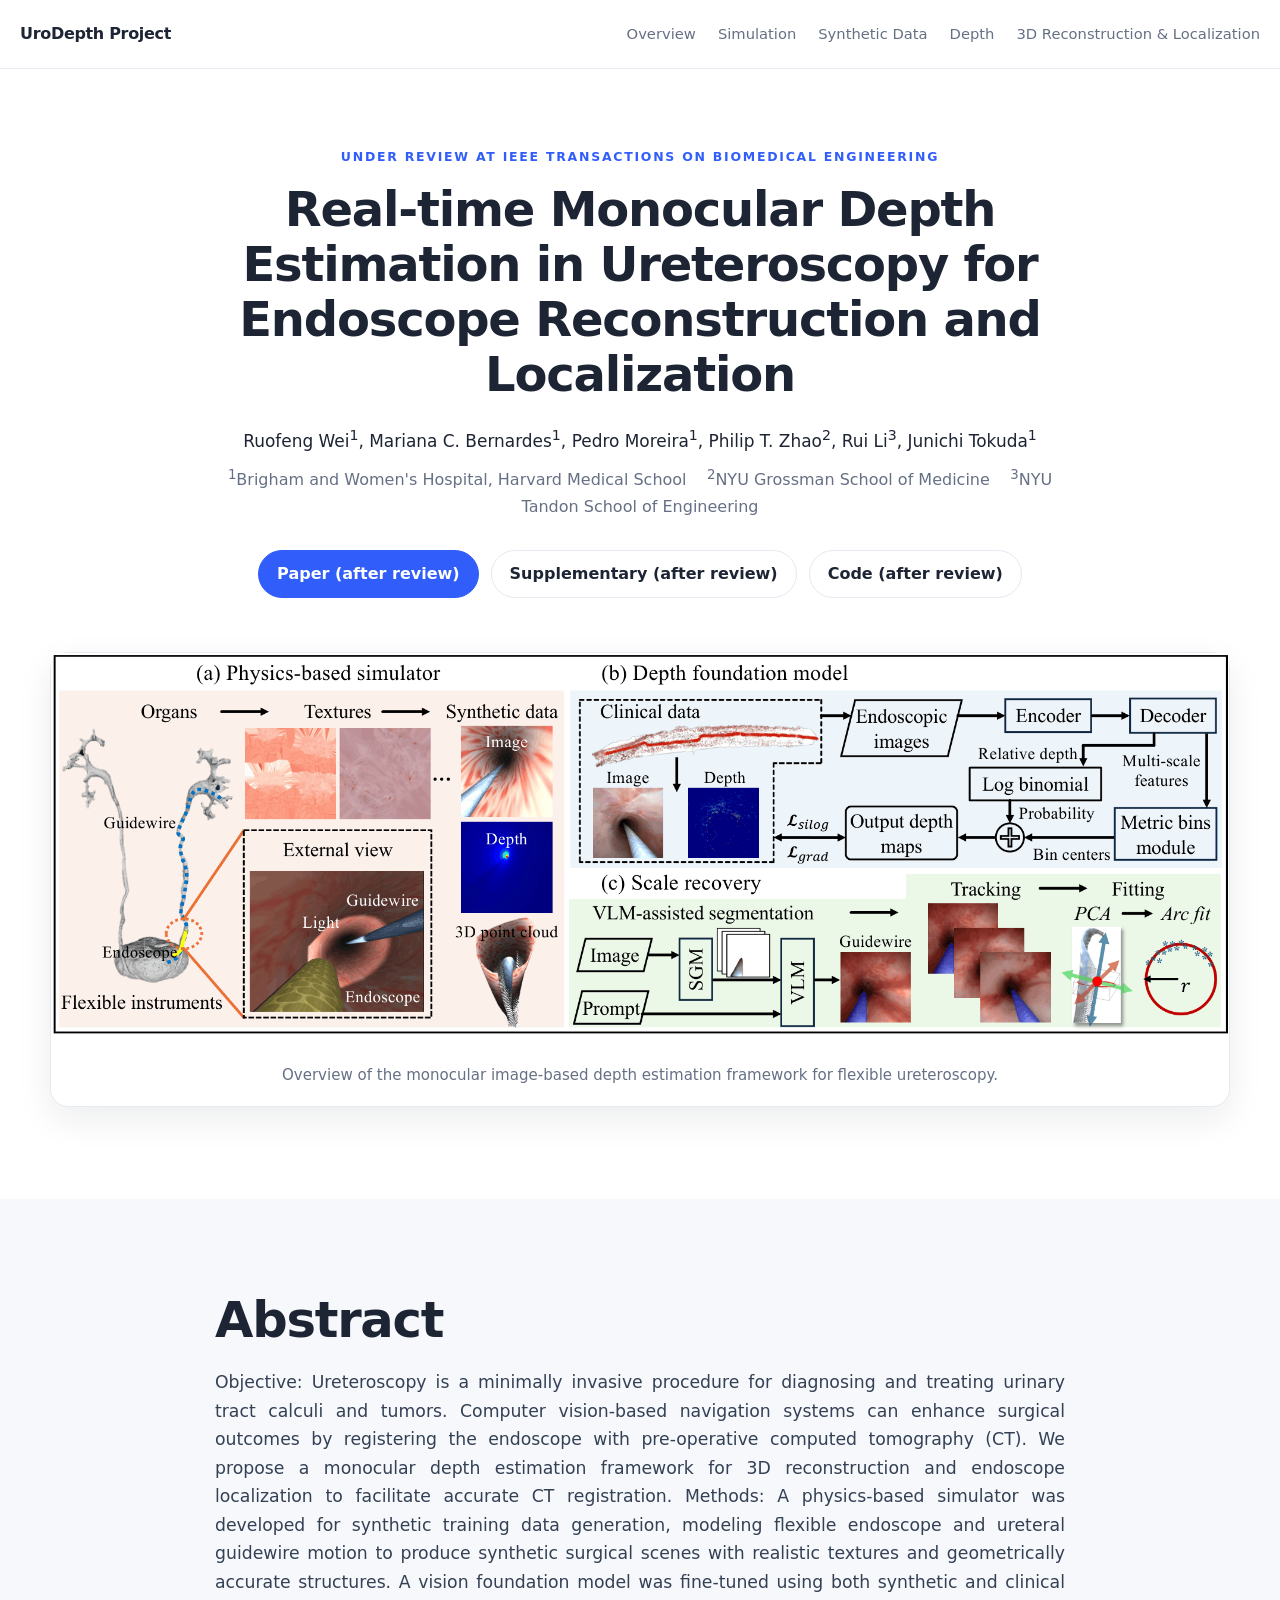
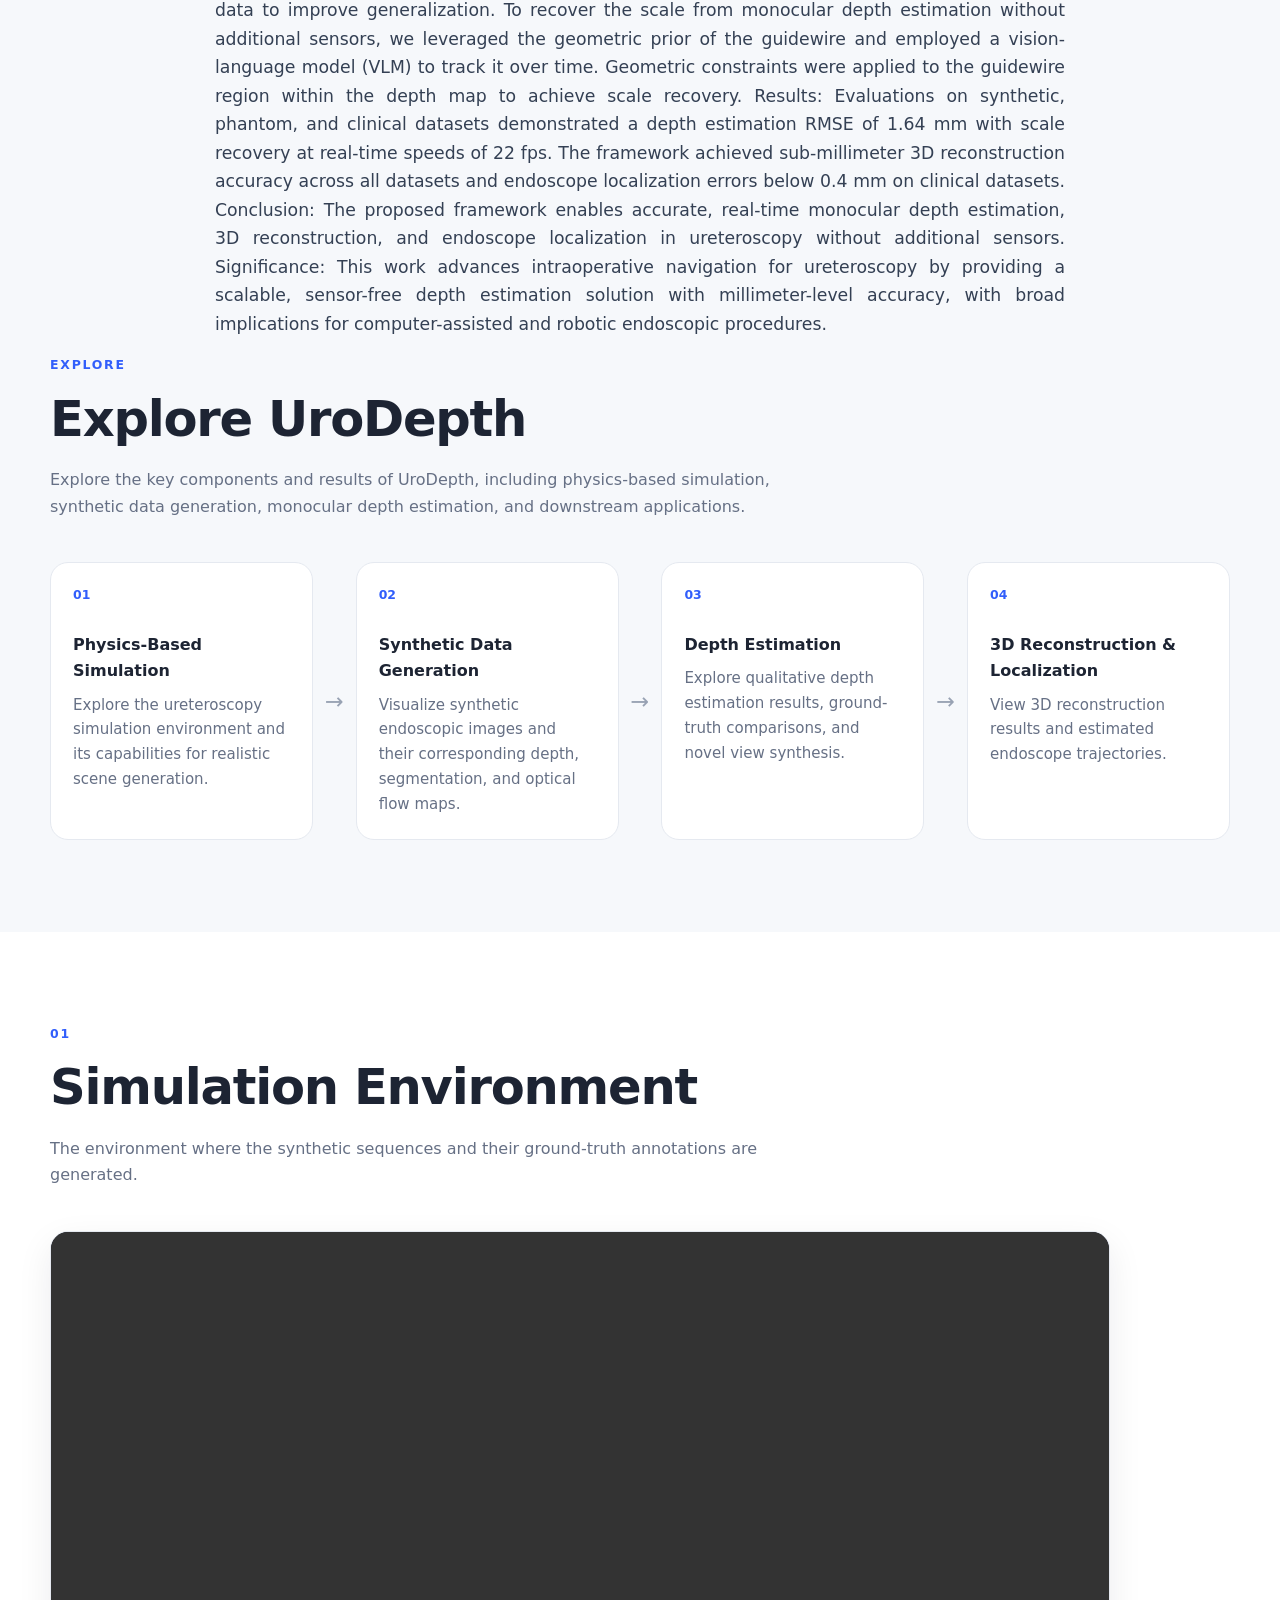
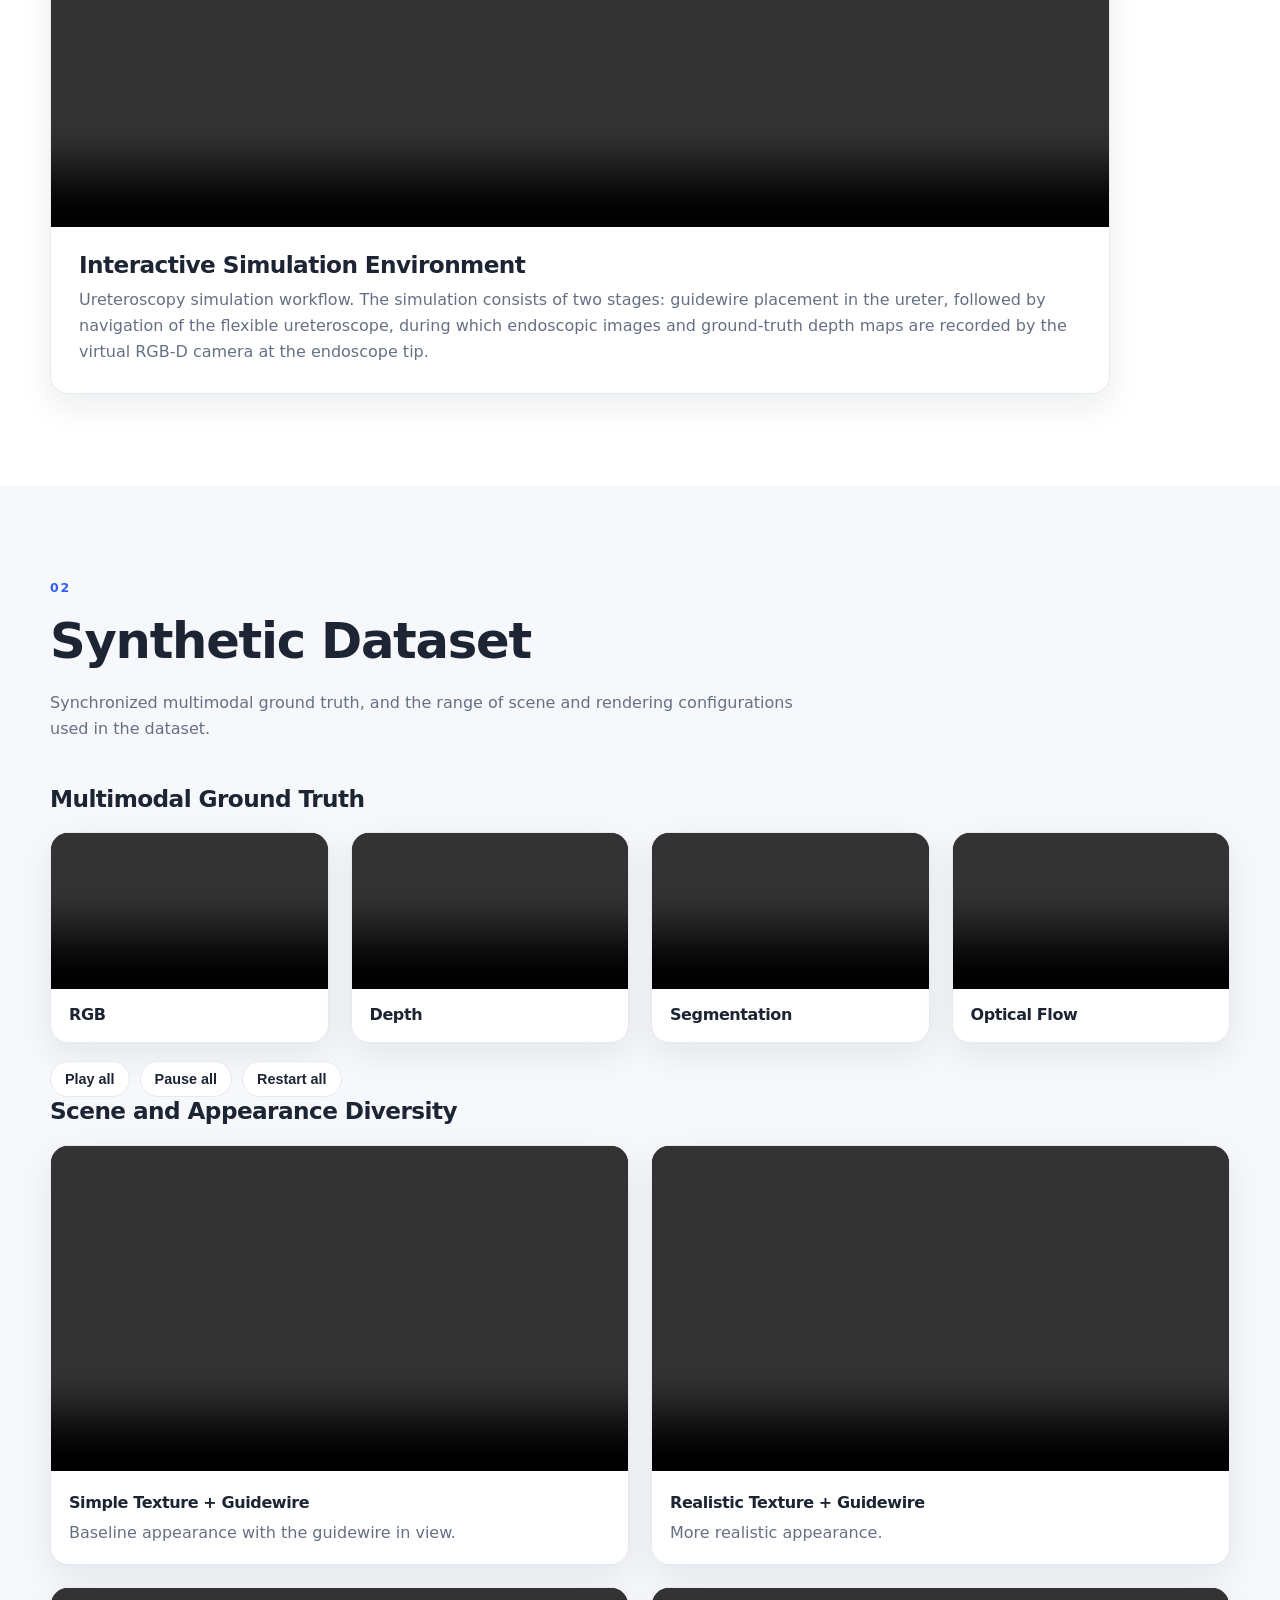
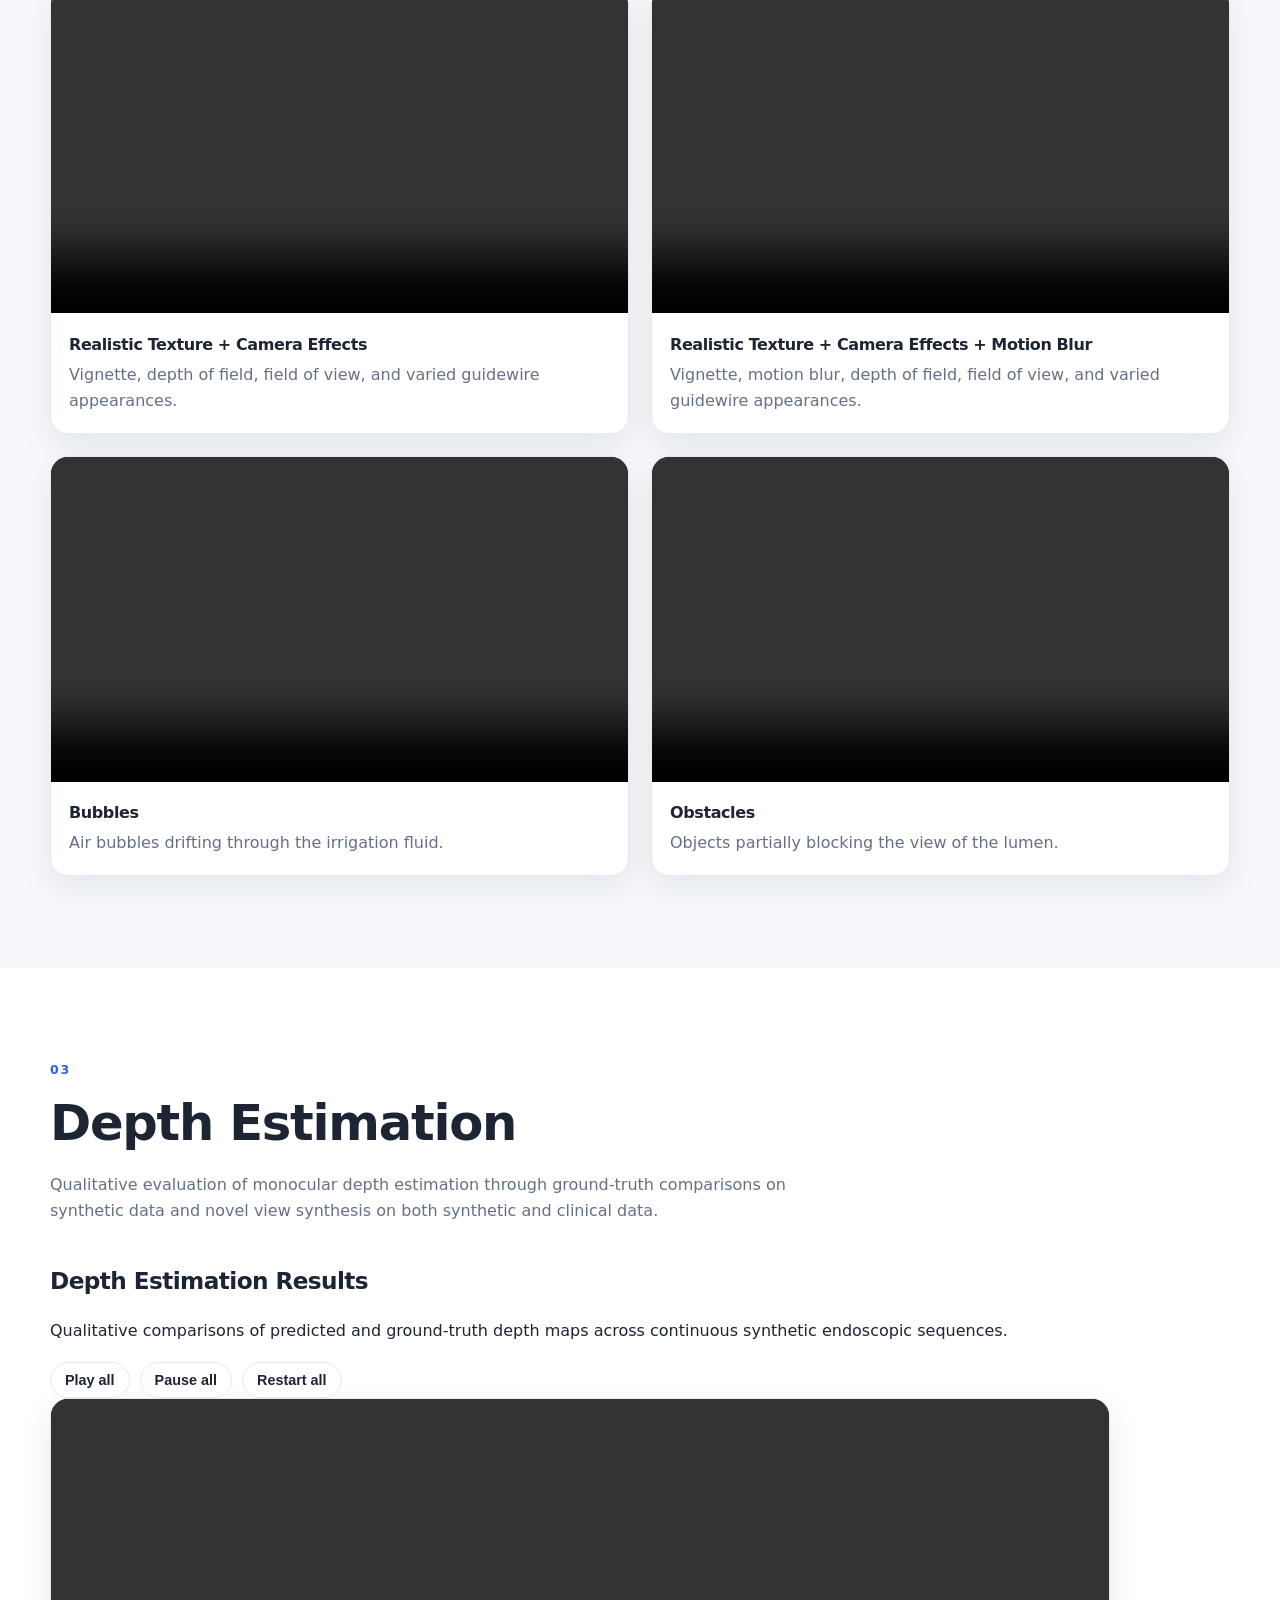
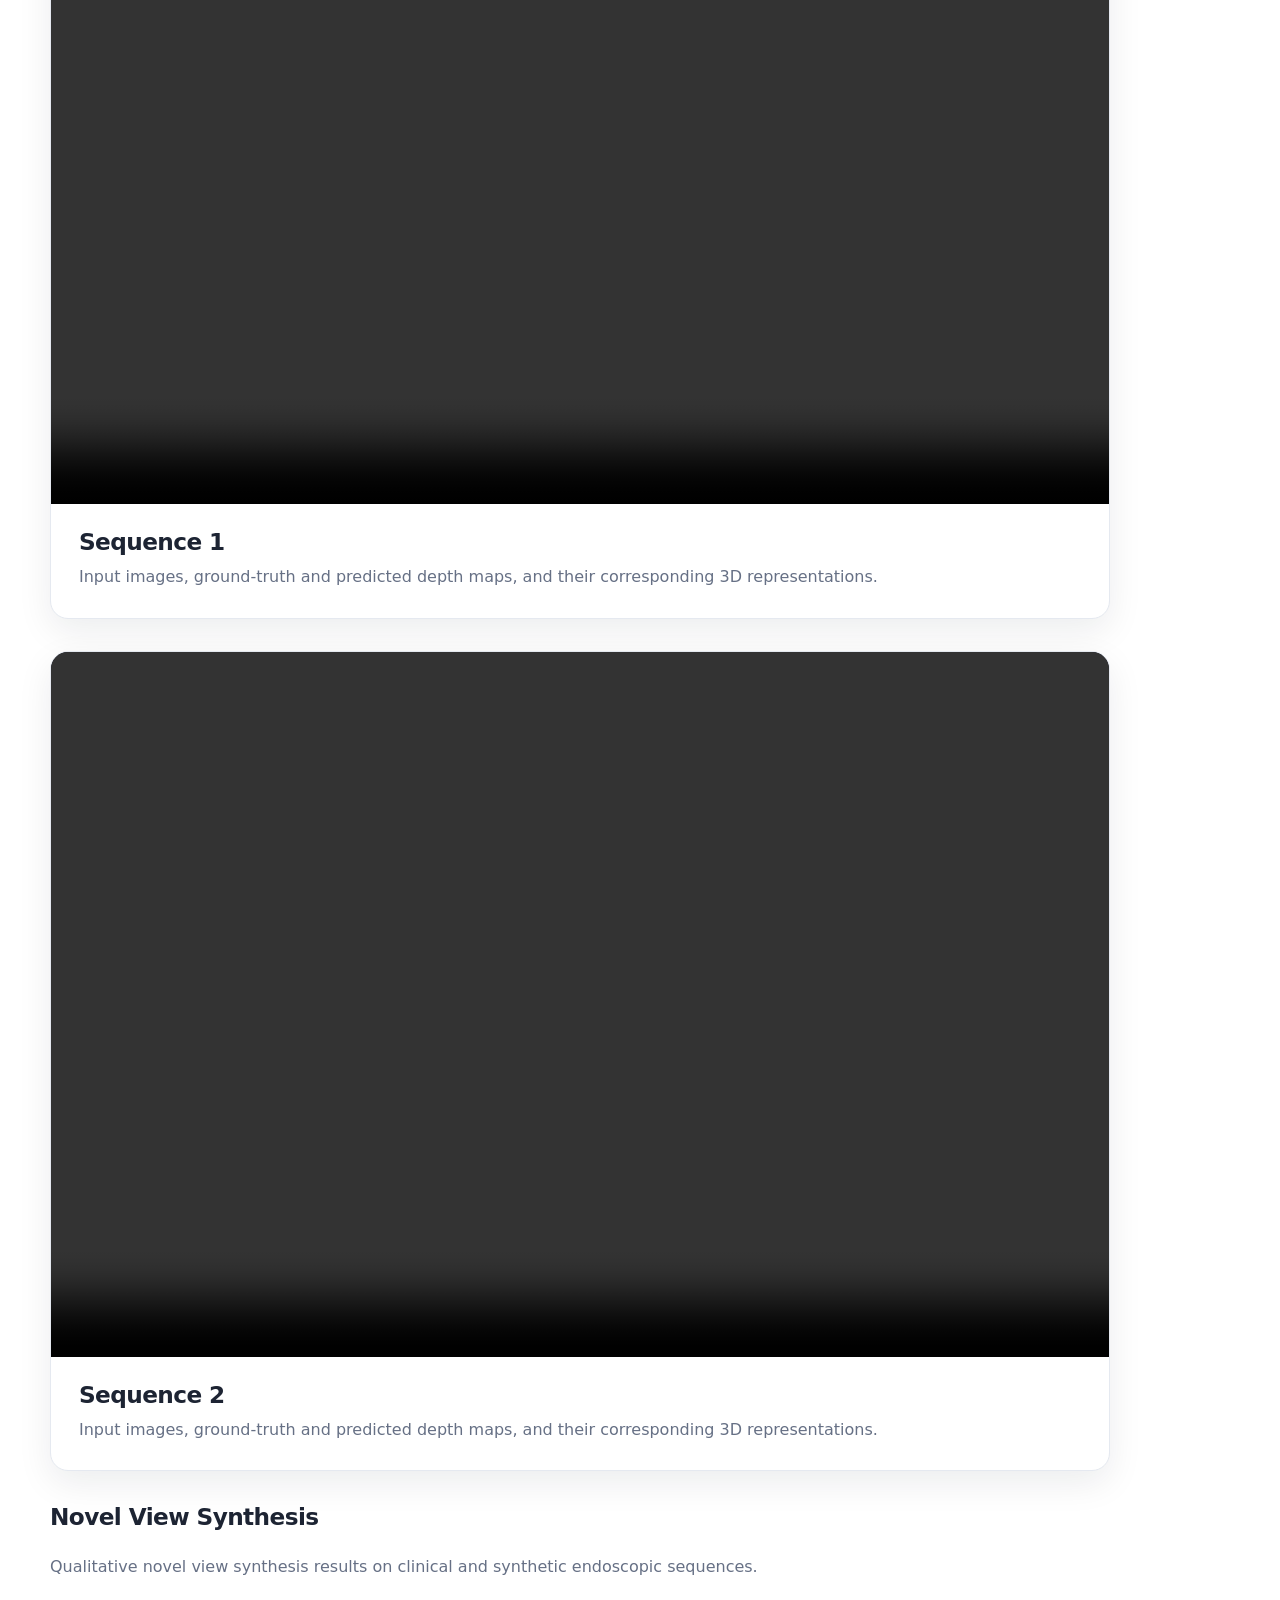
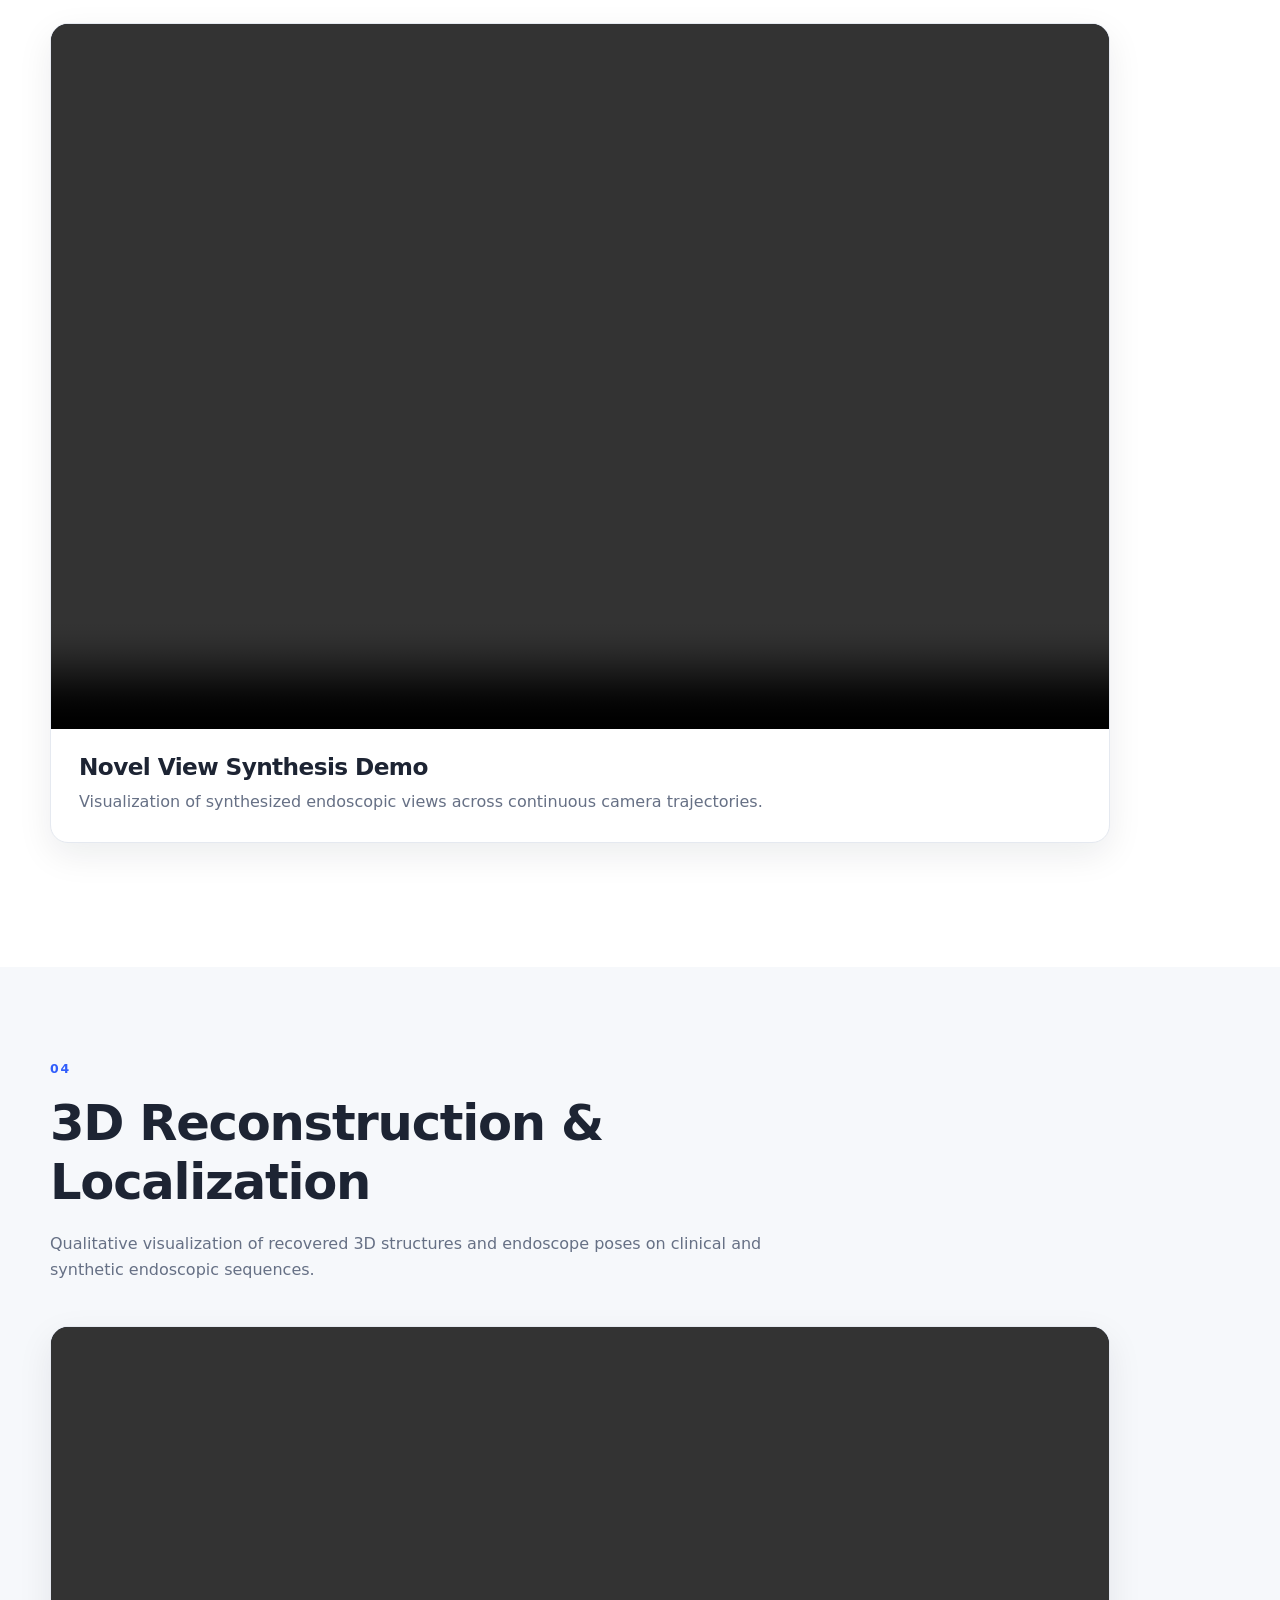
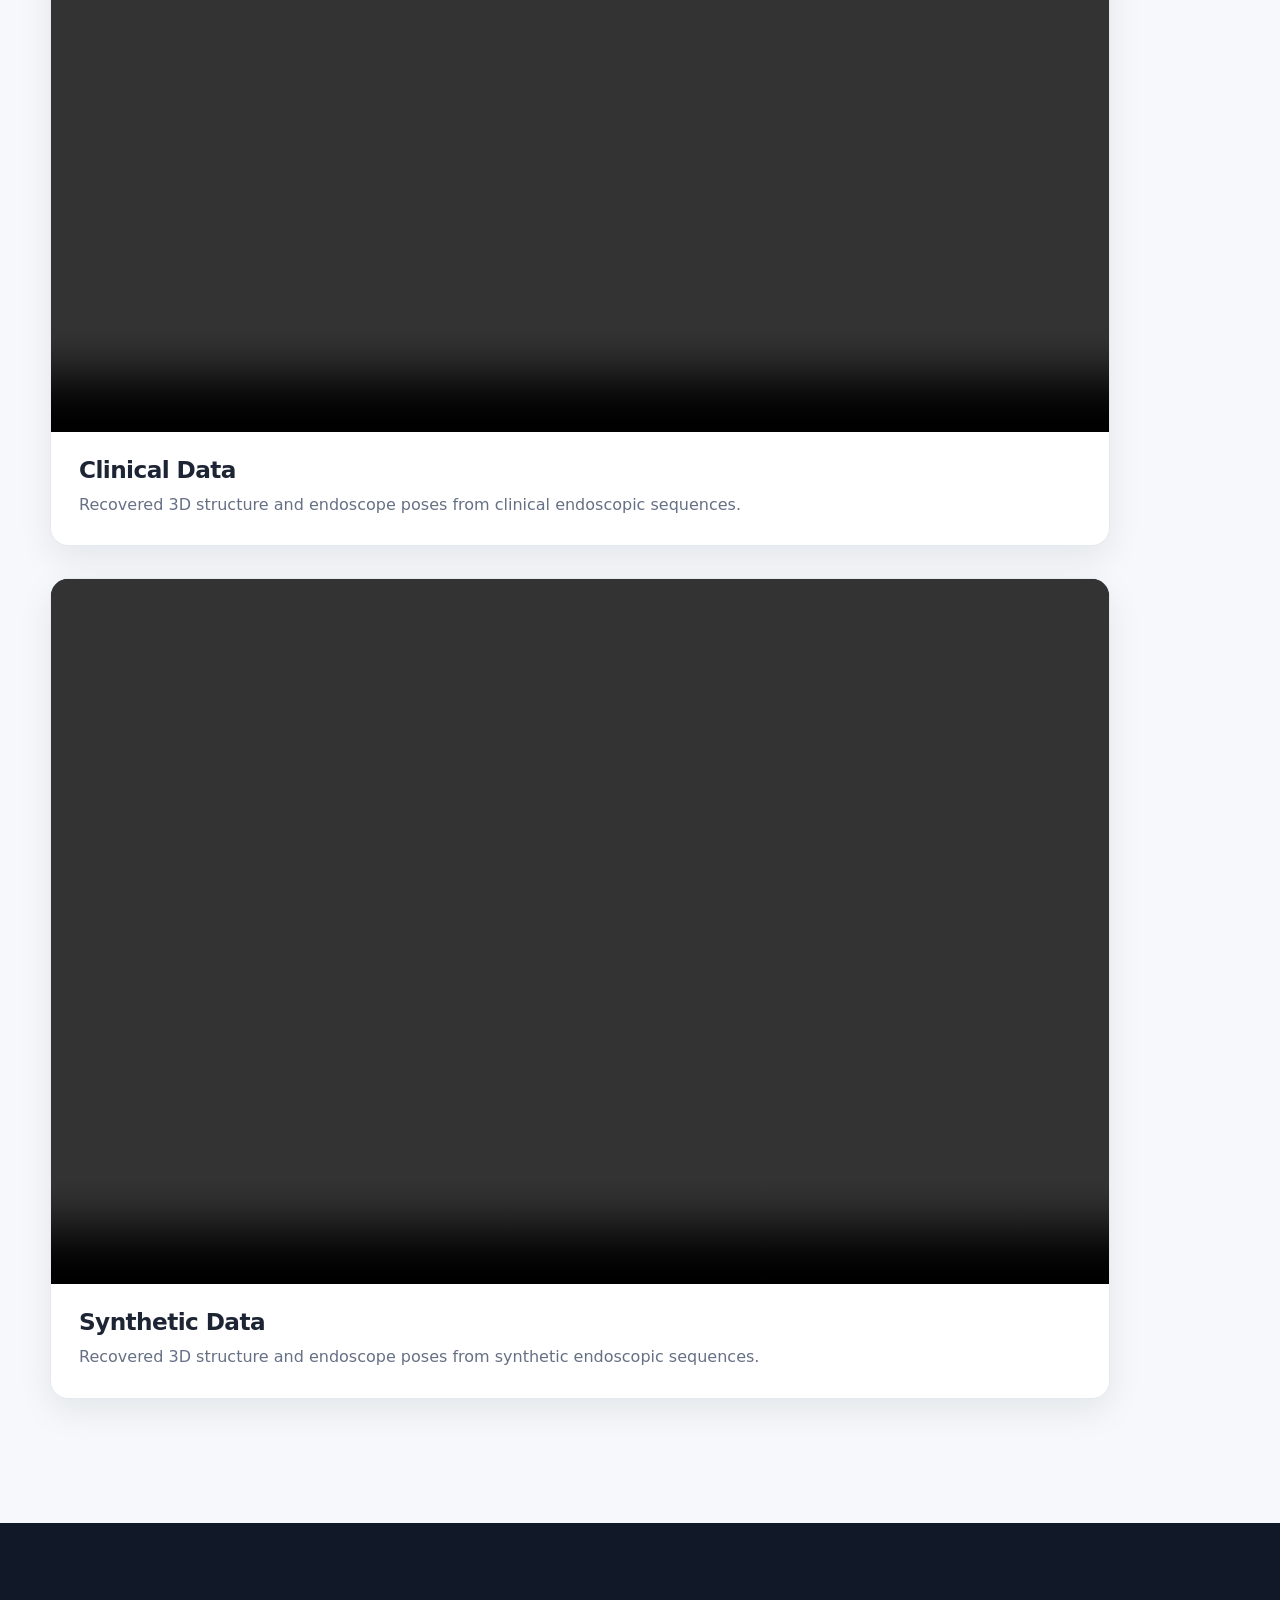
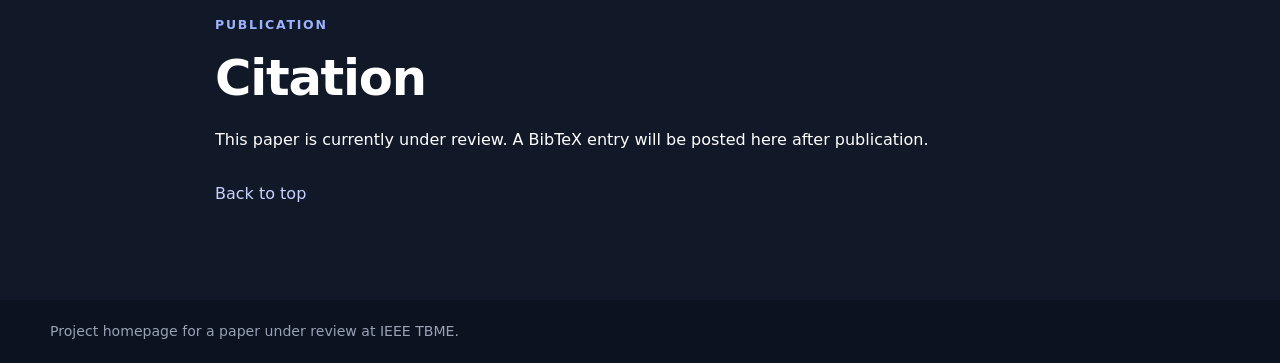
<file: index.html>
<!DOCTYPE html>
<html lang="en">
<head>
  <meta charset="UTF-8" />
  <meta name="viewport" content="width=device-width, initial-scale=1.0" />
  <meta name="description" content="Project homepage for a manuscript currently under review at TBME, featuring physics-based simulation, synthetic data generation, monocular depth estimation, 3D reconstruction, and endoscope localization." />
  <title>UroDepth Project Page</title>
  <link rel="stylesheet" href="styles.css" />
</head>

<body>
  <header class="site-header">
    <div class="nav-wrap">
      <a class="brand" href="#top">UroDepth Project</a>

      <button class="menu-button" aria-label="Toggle navigation" aria-expanded="false">
        ☰
      </button>

      <nav class="nav-links">
        <a href="#overview">Overview</a>
        <a href="#simulation">Simulation</a>
        <a href="#synthetic-data">Synthetic Data</a>
        <a href="#depth">Depth</a>
        <a href="#reconstruction">3D Reconstruction & Localization</a>
      </nav>
    </div>
  </header>

  <main id="top">
    <!-- =========================================================
         HERO
         ========================================================= -->
    <section class="hero section">
      <div class="container narrow center">
        <p class="eyebrow">Under review at IEEE Transactions on Biomedical Engineering</p>

        <h1 class="hero-title">
          Real-time Monocular Depth Estimation in Ureteroscopy for Endoscope Reconstruction and Localization
        </h1>

        <p class="authors">
          Ruofeng Wei<sup>1</sup>, Mariana C. Bernardes<sup>1</sup>, Pedro Moreira<sup>1</sup>, Philip T. Zhao<sup>2</sup>, Rui Li<sup>3</sup>, Junichi Tokuda<sup>1</sup>
        </p>

        <p class="affiliations">
          <sup>1</sup>Brigham and Women's Hospital, Harvard Medical School &nbsp;&nbsp;
          <sup>2</sup>NYU Grossman School of Medicine &nbsp;&nbsp;
          <sup>3</sup>NYU Tandon School of Engineering
        </p>

        <div class="button-row">
          <a class="button primary" href="#" target="_blank" rel="noopener">Paper (after review)</a>
          <a class="button" href="#" target="_blank" rel="noopener">Supplementary (after review)</a>
          <a class="button" href="#" target="_blank" rel="noopener">Code (after review)</a>
        </div>
      </div>

    <div class="container">
      <figure class="media-card hero-media">
        <img
          src="assets/Main.png"
          alt="Overview of the proposed framework"
          class="hero-image"
        />
        <figcaption class="caption">
          Overview of the monocular image-based depth estimation framework for flexible ureteroscopy.
        </figcaption>
      </figure>
    </div>
    </section>

    <!-- =========================================================
         ABSTRACT + FRAMEWORK
         ========================================================= -->
    <section id="overview" class="section section-alt">
      <div class="container narrow">
        <h2>Abstract</h2>
        <p class="abstract">
        Objective: Ureteroscopy is a minimally invasive procedure for diagnosing and treating urinary tract calculi and tumors. Computer vision-based navigation systems can enhance surgical outcomes by registering the endoscope with pre-operative computed tomography (CT). We propose a monocular depth estimation framework for 3D reconstruction and endoscope localization to facilitate accurate CT registration.
        Methods: A physics-based simulator was developed for synthetic training data generation, modeling flexible endoscope and ureteral guidewire motion to produce synthetic surgical scenes with realistic textures and geometrically accurate structures. A vision foundation model was fine-tuned using both synthetic and clinical data to improve generalization. To recover the scale from monocular depth estimation without additional sensors, we leveraged the geometric prior of the guidewire and employed a vision-language model (VLM) to track it over time. Geometric constraints were applied to the guidewire region within the depth map to achieve scale recovery.
        Results: Evaluations on synthetic, phantom, and clinical datasets demonstrated a depth estimation RMSE of 1.64 mm with scale recovery at real-time speeds of 22 fps. 
        The framework achieved sub-millimeter 3D reconstruction accuracy across all datasets and endoscope localization errors below 0.4 mm on clinical datasets.
        Conclusion: The proposed framework enables accurate, real-time monocular depth estimation, 3D reconstruction, and endoscope localization in ureteroscopy without additional sensors.
        Significance: This work advances intraoperative navigation for ureteroscopy by providing a scalable, sensor-free depth estimation solution with millimeter-level accuracy, with broad implications for computer-assisted and robotic endoscopic procedures.
        </p>
      </div>


      <div class="container">
        <div class="section-heading">
          <p class="eyebrow">Explore</p>
          <h2>Explore UroDepth</h2>
          <p>
            Explore the key components and results of UroDepth,
            including physics-based simulation, synthetic data
            generation, monocular depth estimation, and downstream
            applications.
          </p>
        </div>

        <div class="pipeline">
          <div class="pipeline-step">
            <span>01</span>
            <strong>Physics-Based Simulation</strong>
            <p>
              Explore the ureteroscopy simulation environment
              and its capabilities for realistic scene generation.
            </p>
          </div>

          <div class="pipeline-arrow">→</div>

          <div class="pipeline-step">
            <span>02</span>
            <strong>Synthetic Data Generation</strong>
            <p>
              Visualize synthetic endoscopic images and their
              corresponding depth, segmentation, and optical flow maps.
            </p>
          </div>

          <div class="pipeline-arrow">→</div>

          <div class="pipeline-step">
            <span>03</span>
            <strong>Depth Estimation</strong>
            <p>
              Explore qualitative depth estimation results,
              ground-truth comparisons, and novel view
              synthesis.
            </p>
          </div>

          <div class="pipeline-arrow">→</div>

          <div class="pipeline-step">
            <span>04</span>
            <strong>3D Reconstruction & Localization</strong>
            <p>
              View 3D reconstruction results and estimated
              endoscope trajectories.
            </p>
          </div>
        </div>
      </div>

    </section>

    <!-- =========================================================
         SIMULATION
         ========================================================= -->
    <section id="simulation" class="section">
      <div class="container">
        <div class="section-heading">
          <p class="eyebrow">01</p>
          <h2>Simulation Environment</h2>
          <p>
          The environment where the synthetic sequences and their ground-truth annotations are generated.
          </p>
        </div>

        <div class="media-card large">
          <video controls muted playsinline preload="metadata">
            <source src="assets/simulator_environment.mp4" type="video/mp4" />
          </video>
          <div class="media-copy">
            <h3>Interactive Simulation Environment</h3>
            <p>
            Ureteroscopy simulation workflow. The simulation consists of two stages: guidewire placement in the ureter, followed by navigation of the flexible ureteroscope, during which endoscopic images and ground-truth depth maps are recorded by the virtual RGB-D camera at the endoscope tip.
            </p>
          </div>
        </div>

      </div>
    </section>

    <!-- =========================================================
         SYNTHETIC DATA
         ========================================================= -->
    <section id="synthetic-data" class="section section-alt">
      <div class="container">
        <div class="section-heading">
          <p class="eyebrow">02</p>
          <h2>Synthetic Dataset</h2>
          <p>
          Synchronized multimodal ground truth, and the range of scene and rendering configurations used in the dataset.
          </p>
        </div>

        <h3 class="subsection-title">Multimodal Ground Truth</h3>

        <div class="video-grid four-col">
          <div class="media-card">
            <video class="sync-video" controls muted playsinline preload="metadata">
              <source src="assets/model_5_2_rgb.mp4" type="video/mp4" />
            </video>
            <h4>RGB</h4>
          </div>

          <div class="media-card">
            <video class="sync-video" controls muted playsinline preload="metadata">
              <source src="assets/model_5_2_depth.mp4" type="video/mp4" />
            </video>
            <h4>Depth</h4>
          </div>

          <div class="media-card">
            <video class="sync-video" controls muted playsinline preload="metadata">
              <source src="assets/model_5_2_mask.mp4" type="video/mp4" />
            </video>
            <h4>Segmentation</h4>
          </div>

          <div class="media-card">
            <video class="sync-video" controls muted playsinline preload="metadata">
              <source src="assets/model_5_2_optical_flow.mp4" type="video/mp4" />
            </video>
            <h4>Optical Flow</h4>
          </div>
        </div>

        <div class="sync-toolbar">
          <button id="play-all" class="button small">Play all</button>
          <button id="pause-all" class="button small">Pause all</button>
          <button id="restart-all" class="button small">Restart all</button>
        </div>

        <h3 class="subsection-title top-space">Scene and Appearance Diversity</h3>

        <div class="video-grid two-col">
          <div class="media-card">
            <video class="sync-video" controls muted playsinline preload="metadata">
              <source src="assets/model_4_simple_texture_guidewire.mp4" type="video/mp4" />
            </video>
            <div class="media-copy compact">
              <h4>Simple Texture + Guidewire</h4>
              <p>Baseline appearance with the guidewire in view.</p>
            </div>
          </div>

          <div class="media-card">
            <video class="sync-video" controls muted playsinline preload="metadata">
              <source src="assets/model_2_realistic_texture_2_guidewire.mp4" type="video/mp4" />
            </video>
            <div class="media-copy compact">
              <h4>Realistic Texture + Guidewire</h4>
              <p>More realistic appearance.</p>
            </div>
          </div>

          <div class="media-card">
            <video class="sync-video" controls muted playsinline preload="metadata">
              <source src="assets/model_4_realistic_texture_guidewire_camera_effect.mp4" type="video/mp4" />
            </video>
            <div class="media-copy compact">
              <h4>Realistic Texture + Camera Effects</h4>
              <p>Vignette, depth of field, field of view, and varied guidewire appearances.</p>
            </div>
          </div>

          <div class="media-card">
            <video class="sync-video" controls muted playsinline preload="metadata">
              <source src="assets/model_1_realistic_texture_guidewire_camera_effect_motion_blur.mp4" type="video/mp4" />
            </video>
            <div class="media-copy compact">
              <h4>Realistic Texture + Camera Effects + Motion Blur</h4>
              <p>Vignette, motion blur, depth of field, field of view, and varied guidewire appearances.</p>
            </div>
          </div>

          <div class="media-card">
            <video class="sync-video" controls muted playsinline preload="metadata">
              <source src="assets/bubbles.mp4" type="video/mp4" />
            </video>
            <div class="media-copy compact">
              <h4>Bubbles</h4>
              <p>Air bubbles drifting through the irrigation fluid.</p>
            </div>
          </div>

          <div class="media-card">
            <video class="sync-video" controls muted playsinline preload="metadata">
              <source src="assets/occlusion.mp4" type="video/mp4" />
            </video>
            <div class="media-copy compact">
              <h4>Obstacles</h4>
              <p>Objects partially blocking the view of the lumen.</p>
            </div>
          </div>
        </div>

      </div>
    </section>

    <!-- =========================================================
         DEPTH ESTIMATION
         ========================================================= -->
    <section id="depth" class="section">
      <div class="container">

        <div class="section-heading">
          <p class="eyebrow">03</p>
          <h2>Depth Estimation</h2>
          <p>
            Qualitative evaluation of monocular depth estimation
            through ground-truth comparisons on synthetic data
            and novel view synthesis on both synthetic and clinical data.
          </p>
        </div>

        <!-- Depth Estimation Results -->
        <h3>Depth Estimation Results</h3>
        <p>
          Qualitative comparisons of predicted and ground-truth
          depth maps across continuous synthetic endoscopic sequences.
        </p>

        <div class="sync-toolbar">
          <button id="depth-play-all" class="button small">
            Play all
          </button>
          <button id="depth-pause-all" class="button small">
            Pause all
          </button>
          <button id="depth-restart-all" class="button small">
            Restart all
          </button>
        </div>

        <div class="media-card large depth-demo-card">
          <video class="sync-video" controls muted playsinline preload="metadata">
            <source src="assets/depth_visualization_1.mp4" type="video/mp4" />
          </video>
          <div class="media-copy">
            <h3>Sequence 1</h3>
            <p>
              Input images, ground-truth and predicted depth maps,
              and their corresponding 3D representations.
            </p>
          </div>
        </div>

        <div class="media-card large depth-demo-card">
          <video class="sync-video" controls muted playsinline preload="metadata">
            <source src="assets/depth_visualization_2.mp4" type="video/mp4" />
          </video>
          <div class="media-copy">
            <h3>Sequence 2</h3>
            <p>
              Input images, ground-truth and predicted depth maps,
              and their corresponding 3D representations.
            </p>
          </div>
        </div>

        <!-- Novel View Synthesis -->
        <div class="section-heading novel-view-heading">
          <h3>Novel View Synthesis</h3>
          <p>
            Qualitative novel view synthesis results on clinical and synthetic
            endoscopic sequences.
          </p>
        </div>

        <div class="media-card large depth-demo-card">
          <video controls muted playsinline preload="metadata">
            <source src="assets/Novel_view_3.mp4" type="video/mp4" />
            Your browser does not support HTML video.
          </video>
          <div class="media-copy">
            <h3>Novel View Synthesis Demo</h3>
            <p>
              Visualization of synthesized endoscopic views
              across continuous camera trajectories.
            </p>
          </div>
        </div>

      </div>
    </section>

    <!-- =========================================================
         RECONSTRUCTION and LOCALIZATION
         ========================================================= -->
    <section id="reconstruction" class="section section-alt">
      <div class="container">
        <div class="section-heading">
          <p class="eyebrow">04</p>
          <h2>3D Reconstruction & Localization</h2>
          <p>
          Qualitative visualization of recovered 3D structures and endoscope poses
          on clinical and synthetic endoscopic sequences.
          </p>
        </div>

        <div class="media-card large depth-demo-card">
          <video class="sync-video" controls muted playsinline preload="metadata">
            <source src="assets/3D_reconstruction_1.mp4" type="video/mp4" />
          </video>
          <div class="media-copy">
            <h3>Clinical Data</h3>
            <p>
            Recovered 3D structure and endoscope poses from clinical endoscopic sequences.
            </p>
          </div>
        </div>

        <div class="media-card large depth-demo-card">
          <video class="sync-video" controls muted playsinline preload="metadata">
            <source src="assets/3D_reconstruction_2.mp4" type="video/mp4" />
          </video>
          <div class="media-copy">
            <h3>Synthetic Data</h3>
            <p>
            Recovered 3D structure and endoscope poses from synthetic endoscopic sequences.
            </p>
          </div>
        </div>

    </section>

    <!-- =========================================================
         LOCALIZATION
         ========================================================= -->
<!--     <section id="localization" class="section">
      <div class="container">
        <div class="section-heading">
          <p class="eyebrow">06</p>
          <h2>Camera Localization</h2>
          <p>
            Show the temporal camera pose or trajectory together with the reconstructed scene.
          </p>
        </div>

        <div class="video-grid two-col">
          <div class="media-card">
            <video controls muted playsinline preload="metadata">
              <source src="assets/localization_rgb.mp4" type="video/mp4" />
            </video>
            <h4>Endoscopic Video</h4>
          </div>

          <div class="media-card">
            <video controls muted playsinline preload="metadata">
              <source src="assets/localization_trajectory.mp4" type="video/mp4" />
            </video>
            <h4>3D Map + Camera Trajectory</h4>
          </div>
        </div>

        <div class="media-card large top-space">
          <video controls muted playsinline preload="metadata">
            <source src="assets/end_to_end_demo.mp4" type="video/mp4" />
          </video>
          <div class="media-copy">
            <h3>End-to-End Demonstration</h3>
            <p>
              A final integrated result can show RGB input, estimated depth, reconstructed geometry,
              and localization simultaneously.
            </p>
          </div>
        </div>
      </div>
    </section> -->

    <!-- =========================================================
         CITATION
         ========================================================= -->
    <section id="citation" class="section section-dark">
      <div class="container narrow">
        <p class="eyebrow">Publication</p>
        <h2>Citation</h2>
        <p class="citation-note">
          This paper is currently under review. A BibTeX entry will be posted here after publication.
        </p>
        <!--
        After acceptance, restore:
        <div class="citation-box">
<pre><code>@article{urodepth,
  title   = {...},
  author  = {...},
  journal = {IEEE Transactions on Biomedical Engineering},
  year    = {...}
}</code></pre>
          <button class="copy-button" data-copy-target=".citation-box code">Copy BibTeX</button>
        </div>
        -->
        <div class="footer-links">
          <a href="#top">Back to top</a>
        </div>
      </div>
    </section>
  </main>

  <footer>
    <div class="container">
      <p>Project homepage for a paper under review at IEEE TBME.</p>
    </div>
  </footer>

  <script src="script.js"></script>
</body>
</html>
</file>
<file: styles.css>
/* =========================================================
   Base
   ========================================================= */
:root {
  --bg: #ffffff;
  --bg-alt: #f6f8fb;
  --text: #1d2433;
  --muted: #667085;
  --line: #e5e9f0;
  --accent: #315efb;
  --accent-dark: #2348c7;
  --card: #ffffff;
  --dark: #111827;
  --radius: 18px;
  --shadow: 0 12px 35px rgba(16, 24, 40, 0.08);
}

* {
  box-sizing: border-box;
}

html {
  scroll-behavior: smooth;
}

body {
  margin: 0;
  font-family: Inter, ui-sans-serif, system-ui, -apple-system, BlinkMacSystemFont, "Segoe UI", sans-serif;
  color: var(--text);
  background: var(--bg);
  line-height: 1.65;
}

img,
video {
  display: block;
  width: 100%;
}

video {
  background: #0f172a;
}

a {
  color: inherit;
  text-decoration: none;
}

button,
a {
  -webkit-tap-highlight-color: transparent;
}

.container {
  width: min(1180px, calc(100% - 40px));
  margin: 0 auto;
}

.container.narrow {
  width: min(850px, calc(100% - 40px));
}

.center {
  text-align: center;
}

.section {
  padding: 92px 0;
}

.section-alt {
  background: var(--bg-alt);
}

.section-dark {
  background: var(--dark);
  color: white;
}

.top-space {
  margin-top: 56px;
}


/* =========================================================
   Navigation
   ========================================================= */
.site-header {
  position: sticky;
  top: 0;
  z-index: 50;
  background: rgba(255, 255, 255, 0.92);
  border-bottom: 1px solid rgba(229, 233, 240, 0.9);
  backdrop-filter: blur(16px);
}

.nav-wrap {
  width: min(1240px, calc(100% - 32px));
  height: 68px;
  margin: 0 auto;
  display: flex;
  align-items: center;
  justify-content: space-between;
  gap: 24px;
}

.brand {
  font-weight: 750;
  letter-spacing: -0.02em;
}

.nav-links {
  display: flex;
  gap: 22px;
  font-size: 0.92rem;
  color: var(--muted);
}

.nav-links a:hover {
  color: var(--text);
}

.menu-button {
  display: none;
  border: 0;
  background: transparent;
  font-size: 1.4rem;
  cursor: pointer;
}


/* =========================================================
   Typography
   ========================================================= */
h1,
h2,
h3,
h4 {
  line-height: 1.2;
  letter-spacing: -0.025em;
  margin-top: 0;
}

h1 {
  margin-bottom: 22px;
  font-size: clamp(2.35rem, 6vw, 4.65rem);
}

h2 {
  margin-bottom: 18px;
  font-size: clamp(2rem, 4vw, 3.1rem);
}

h3 {
  font-size: 1.45rem;
}

h4 {
  font-size: 1rem;
  margin: 16px 0 6px;
}

p {
  margin-top: 0;
}

.eyebrow {
  margin-bottom: 14px;
  color: var(--accent);
  font-size: 0.78rem;
  font-weight: 800;
  letter-spacing: 0.14em;
  text-transform: uppercase;
}

.section-dark .eyebrow {
  color: #9bb2ff;
}

.authors {
  margin-bottom: 8px;
  font-size: 1.06rem;
}

.affiliations {
  color: var(--muted);
}

.abstract {
  font-size: 1.08rem;
  color: #344054;
  text-align: justify;
}

.section-heading {
  max-width: 760px;
  margin-bottom: 42px;
}

.section-heading > p:last-child {
  color: var(--muted);
}

.subsection-title {
  margin: 0 0 20px;
  font-size: 1.45rem;
}


/* =========================================================
   Hero
   ========================================================= */
.hero {
  padding-top: 78px;
}

.button-row {
  display: flex;
  flex-wrap: wrap;
  justify-content: center;
  gap: 12px;
  margin-top: 30px;
  margin-bottom: 54px;
}

.button {
  display: inline-flex;
  min-height: 42px;
  align-items: center;
  justify-content: center;
  border: 1px solid var(--line);
  border-radius: 999px;
  padding: 10px 18px;
  background: white;
  color: var(--text);
  font-weight: 700;
  cursor: pointer;
  transition: 0.2s ease;
}

.button:hover {
  transform: translateY(-1px);
  box-shadow: 0 7px 20px rgba(16, 24, 40, 0.08);
}

.button.primary {
  background: var(--accent);
  border-color: var(--accent);
  color: white;
}

.button.primary:hover {
  background: var(--accent-dark);
}

.button.small {
  min-height: 36px;
  padding: 7px 14px;
  font-size: 0.9rem;
}


/* =========================================================
   Media cards
   ========================================================= */
.media-card {
  overflow: hidden;
  border: 1px solid var(--line);
  border-radius: var(--radius);
  background: var(--card);
  box-shadow: var(--shadow);
}

.media-card video {
  aspect-ratio: 16 / 9;
  object-fit: contain;
}

.hero-media {
  max-width: 1040px;
  margin: 0 auto;
}

.hero-media video {
  max-height: 620px;
}

.media-card.large {
  max-width: 1060px;
}

.media-copy {
  padding: 24px 28px 27px;
}

.media-copy.compact {
  padding: 6px 18px 18px;
}

.media-copy h3,
.media-copy h4 {
  margin-bottom: 8px;
}

.media-copy p {
  margin-bottom: 0;
  color: var(--muted);
}

.media-card > h4 {
  padding: 0 18px 12px;
}

.caption {
  margin: 0;
  padding: 16px 20px 18px;
  color: var(--muted);
  font-size: 0.94rem;
}


/* =========================================================
   Pipeline
   ========================================================= */
.pipeline {
  display: grid;
  grid-template-columns: 1fr auto 1fr auto 1fr auto 1fr;
  align-items: stretch;
  gap: 12px;
}

.pipeline-step {
  min-height: 190px;
  border: 1px solid var(--line);
  border-radius: var(--radius);
  padding: 22px;
  background: white;
}

.pipeline-step span {
  display: block;
  margin-bottom: 26px;
  color: var(--accent);
  font-size: 0.78rem;
  font-weight: 800;
}

.pipeline-step strong {
  display: block;
  margin-bottom: 8px;
}

.pipeline-step p {
  margin-bottom: 0;
  color: var(--muted);
  font-size: 0.94rem;
}

.pipeline-arrow {
  display: flex;
  align-items: center;
  color: #98a2b3;
  font-size: 1.4rem;
}


/* =========================================================
   Feature / video grids
   ========================================================= */
.feature-grid,
.video-grid {
  display: grid;
  gap: 22px;
}

.feature-grid {
  grid-template-columns: repeat(3, 1fr);
  margin-top: 30px;
}

.feature-card {
  border: 1px solid var(--line);
  border-radius: var(--radius);
  padding: 24px;
  background: white;
}

.feature-card p {
  margin-bottom: 0;
  color: var(--muted);
}

.four-col {
  grid-template-columns: repeat(4, 1fr);
}

.three-col {
  grid-template-columns: repeat(3, 1fr);
}

.two-col {
  grid-template-columns: repeat(2, 1fr);
}

.sync-toolbar {
  display: flex;
  gap: 10px;
  margin-top: 18px;
}


/* =========================================================
   Comparison table
   ========================================================= */
.comparison-table {
  display: grid;
  grid-template-columns: 180px 1fr;
  overflow: hidden;
  border: 1px solid var(--line);
  border-radius: var(--radius);
  background: white;
}

.comparison-head,
.comparison-label,
.comparison-media {
  border-bottom: 1px solid var(--line);
}

.comparison-head {
  padding: 14px 18px;
  background: #f8fafc;
  font-weight: 800;
}

.comparison-label {
  display: flex;
  align-items: center;
  padding: 18px;
  font-weight: 700;
}

.comparison-media {
  padding: 16px;
}

.comparison-media video {
  max-height: 420px;
  object-fit: contain;
  border-radius: 12px;
}


/* =========================================================
   Citation / footer
   ========================================================= */
.citation-box {
  position: relative;
  margin-top: 26px;
  border: 1px solid rgba(255, 255, 255, 0.16);
  border-radius: var(--radius);
  background: rgba(255, 255, 255, 0.06);
}

.citation-box pre {
  margin: 0;
  padding: 22px 22px 60px;
  overflow-x: auto;
}

.citation-box code {
  font-family: "SFMono-Regular", Consolas, "Liberation Mono", monospace;
  font-size: 0.88rem;
  line-height: 1.7;
}

.copy-button {
  position: absolute;
  right: 14px;
  bottom: 14px;
  border: 1px solid rgba(255, 255, 255, 0.2);
  border-radius: 999px;
  padding: 8px 13px;
  background: rgba(255, 255, 255, 0.08);
  color: white;
  cursor: pointer;
}

.footer-links {
  display: flex;
  flex-wrap: wrap;
  gap: 20px;
  margin-top: 28px;
  color: #c7d2fe;
}

footer {
  padding: 20px 0;
  background: #0b1220;
  color: #98a2b3;
  font-size: 0.88rem;
}

footer p {
  margin: 0;
}


/* =========================================================
   Responsive
   ========================================================= */
@media (max-width: 1000px) {
  .four-col {
    grid-template-columns: repeat(2, 1fr);
  }

  .three-col {
    grid-template-columns: 1fr;
  }

  .pipeline {
    grid-template-columns: 1fr;
  }

  .pipeline-arrow {
    justify-content: center;
    transform: rotate(90deg);
    height: 28px;
  }
}

@media (max-width: 760px) {
  .section {
    padding: 70px 0;
  }

  .menu-button {
    display: block;
  }

  .nav-links {
    position: absolute;
    top: 68px;
    left: 16px;
    right: 16px;
    display: none;
    flex-direction: column;
    gap: 0;
    overflow: hidden;
    border: 1px solid var(--line);
    border-radius: 14px;
    background: white;
    box-shadow: var(--shadow);
  }

  .nav-links.open {
    display: flex;
  }

  .nav-links a {
    padding: 14px 16px;
    border-bottom: 1px solid var(--line);
  }

  .feature-grid,
  .four-col,
  .two-col {
    grid-template-columns: 1fr;
  }

  .comparison-table {
    grid-template-columns: 1fr;
  }

  .comparison-head:first-child {
    display: none;
  }

  .comparison-label {
    border-bottom: 0;
    background: #f8fafc;
  }

  .sync-toolbar {
    flex-wrap: wrap;
  }
}

/* Featured depth-estimation demo */
.depth-demo-card video {
  aspect-ratio: 3 / 2;
  object-fit: contain;
  max-height: 760px;
}

.hero-title {
  font-size: clamp(2rem, 4vw, 3rem);
  line-height: 1.15;
}

.hero-media {
  width: 100%;
  max-width: 1200px;
  height: auto;
  max-height: none;
  margin: 0 auto;
  overflow: visible;
}

.hero-media .hero-image {
  display: block;
  width: 100%;
  height: auto;
  max-height: none;
  object-fit: contain;
}

.hero-media .caption {
  text-align: center;
  margin-top: 12px;
}

/* Spacing between depth estimation video cards */
#depth .depth-demo-card {
  margin-bottom: 32px;
}
#reconstruction .depth-demo-card {
  margin-bottom: 32px;
}
</file>
